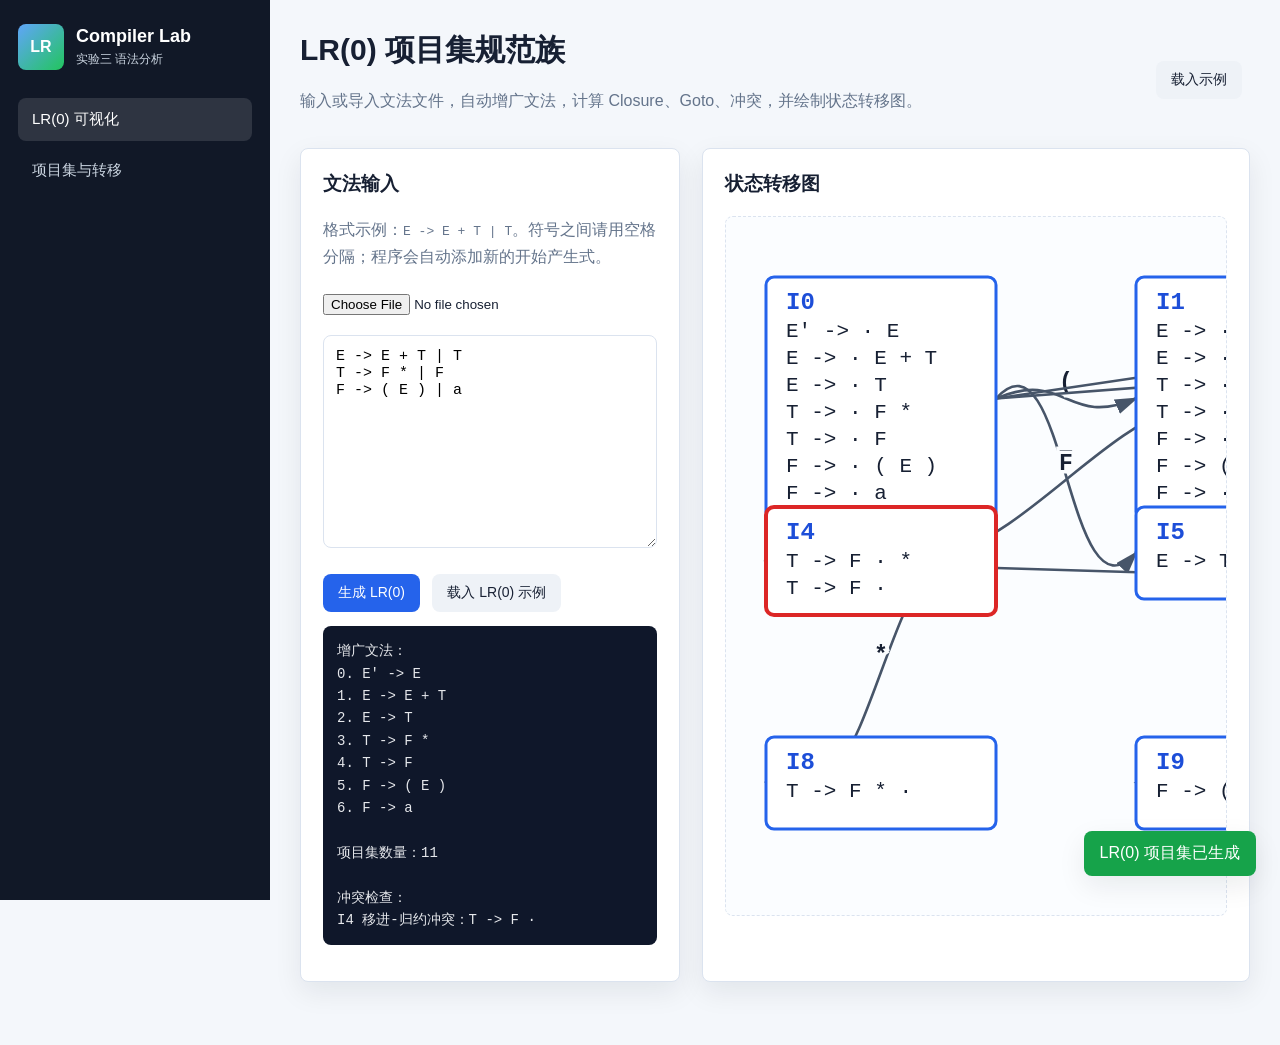
<file: 06-Compiler/03-LR/ComplicationWeb/index.html>
<!DOCTYPE html>
<html lang="zh-CN">
<head>
  <meta charset="UTF-8" />
  <meta name="viewport" content="width=device-width, initial-scale=1.0" />
  <title>实验三 LR(0) 项目集规范族</title>
  <link rel="stylesheet" href="style.css" />
</head>
<body>
  <div class="layout">
    <aside class="sidebar">
      <div class="brand">
        <div class="logo">LR</div>
        <div>
          <h2>Compiler Lab</h2>
          <p>实验三 语法分析</p>
        </div>
      </div>
      <nav>
        <button class="nav-btn active" data-page="lr0">LR(0) 可视化</button>
        <button class="nav-btn" data-page="result">项目集与转移</button>
      </nav>
    </aside>

    <main class="content">
      <section id="lr0" class="page active">
        <div class="title-row">
          <div>
            <h1>LR(0) 项目集规范族</h1>
            <p>输入或导入文法文件，自动增广文法，计算 Closure、Goto、冲突，并绘制状态转移图。</p>
          </div>
          <button class="btn secondary" id="loadSampleBtn">载入示例</button>
        </div>

        <div class="grid two">
          <div class="card">
            <h3>文法输入</h3>
            <p class="tip">格式示例：<code>E -> E + T | T</code>。符号之间请用空格分隔；程序会自动添加新的开始产生式。</p>
            <input type="file" id="grammarFile" accept=".txt,.grammar" />
            <textarea id="grammarInput" rows="11" spellcheck="false"></textarea>
            <div class="btn-row">
              <button class="btn primary" id="buildBtn">生成 LR(0)</button>
              <button class="btn secondary" id="loadOkBtn">载入 LR(0) 示例</button>
            </div>
            <pre id="summaryOutput" class="output"></pre>
          </div>

          <div class="card">
            <h3>状态转移图</h3>
            <div id="graphCanvas"></div>
          </div>
        </div>
      </section>

      <section id="result" class="page">
        <div class="title-row">
          <div>
            <h1>项目集、Closure 与 Goto</h1>
            <p>这里展示完整文本结果，便于复制到实验报告。</p>
          </div>
        </div>
        <div class="grid three">
          <div class="card">
            <h3>项目集规范族</h3>
            <pre id="statesOutput" class="output tall"></pre>
          </div>
          <div class="card">
            <h3>Closure</h3>
            <pre id="closureOutput" class="output tall"></pre>
          </div>
          <div class="card">
            <h3>Goto</h3>
            <pre id="gotoOutput" class="output tall"></pre>
          </div>
        </div>
      </section>
    </main>
  </div>

  <div id="toast" class="toast hidden"></div>
  <script src="app.js"></script>
  <script src="lr0.js"></script>
</body>
</html>
</file>
<file: 06-Compiler/03-LR/ComplicationWeb/style.css>
:root {
  --bg: #f4f7fb;
  --panel: #ffffff;
  --text: #172033;
  --muted: #64748b;
  --primary: #2563eb;
  --primary-dark: #1d4ed8;
  --border: #dbe3ef;
  --sidebar: #111827;
  --success: #16a34a;
  --danger: #dc2626;
  --shadow: 0 10px 28px rgba(15, 23, 42, 0.08);
}

* { box-sizing: border-box; }

body {
  margin: 0;
  font-family: "Microsoft YaHei", "PingFang SC", Arial, sans-serif;
  background: var(--bg);
  color: var(--text);
}

.layout {
  display: flex;
  min-height: 100vh;
}

.sidebar {
  width: 270px;
  padding: 24px 18px;
  background: var(--sidebar);
  color: #fff;
  position: sticky;
  top: 0;
  height: 100vh;
}

.brand {
  display: flex;
  gap: 12px;
  align-items: center;
  margin-bottom: 28px;
}

.logo {
  width: 46px;
  height: 46px;
  border-radius: 8px;
  background: linear-gradient(135deg, #60a5fa, #22c55e);
  display: grid;
  place-items: center;
  font-weight: 800;
}

.brand h2 {
  font-size: 18px;
  margin: 0;
}

.brand p {
  margin: 4px 0 0;
  font-size: 12px;
  color: #cbd5e1;
}

.nav-btn {
  width: 100%;
  display: block;
  border: none;
  padding: 12px 14px;
  margin: 8px 0;
  border-radius: 8px;
  background: transparent;
  color: #cbd5e1;
  text-align: left;
  cursor: pointer;
  font-size: 15px;
}

.nav-btn:hover,
.nav-btn.active {
  background: rgba(255,255,255,0.12);
  color: #fff;
}

.content {
  flex: 1;
  padding: 30px;
  overflow: auto;
}

.page { display: none; }
.page.active { display: block; }

.title-row {
  display: flex;
  align-items: center;
  justify-content: space-between;
  gap: 16px;
  margin-bottom: 18px;
}

.title-row h1 {
  margin: 0;
  font-size: 30px;
}

.title-row p,
.tip {
  color: var(--muted);
  line-height: 1.7;
}

.grid {
  display: grid;
  gap: 22px;
}

.grid.two {
  grid-template-columns: minmax(380px, 0.9fr) minmax(520px, 1.4fr);
}

.grid.three {
  grid-template-columns: repeat(3, minmax(0, 1fr));
}

.card {
  background: var(--panel);
  border: 1px solid var(--border);
  border-radius: 8px;
  box-shadow: var(--shadow);
  padding: 22px;
  margin-bottom: 22px;
}

.card h3 {
  margin-top: 0;
}

.btn-row { margin-top: 12px; }

.btn {
  border: none;
  border-radius: 8px;
  padding: 10px 15px;
  font-size: 14px;
  cursor: pointer;
  margin-right: 8px;
}

.btn.primary {
  background: var(--primary);
  color: #fff;
}

.btn.primary:hover { background: var(--primary-dark); }

.btn.secondary {
  background: #eef2f7;
  color: #172033;
}

textarea,
input[type="text"],
input[type="number"] {
  width: 100%;
  border: 1px solid var(--border);
  border-radius: 8px;
  padding: 12px;
  margin: 10px 0;
  font-family: Consolas, "Microsoft YaHei", monospace;
  font-size: 15px;
  outline: none;
}

input[type="file"] {
  margin: 8px 0 10px;
}

textarea:focus,
input:focus {
  border-color: var(--primary);
  box-shadow: 0 0 0 3px rgba(37, 99, 235, 0.12);
}

.output {
  min-height: 110px;
  background: #0f172a;
  color: #e5e7eb;
  border-radius: 8px;
  padding: 14px;
  overflow: auto;
  white-space: pre-wrap;
  line-height: 1.6;
  font-family: Consolas, "Microsoft YaHei", monospace;
  font-size: 14px;
}

.output.tall {
  min-height: 620px;
  max-height: 72vh;
}

#graphCanvas {
  width: 100%;
  height: 700px;
  border: 1px dashed var(--border);
  border-radius: 8px;
  background: #fbfdff;
  overflow: auto;
}

.lr-graph {
  width: 1500px;
  min-height: 900px;
}

.toast {
  position: fixed;
  right: 24px;
  bottom: 24px;
  background: #111827;
  color: #fff;
  padding: 12px 16px;
  border-radius: 8px;
  box-shadow: var(--shadow);
}

.toast.hidden { display: none; }
.toast.success { background: var(--success); }
.toast.error { background: var(--danger); }

@media (max-width: 1100px) {
  .layout { flex-direction: column; }
  .sidebar { width: 100%; height: auto; position: static; }
  .grid.two,
  .grid.three { grid-template-columns: 1fr; }
  .title-row { flex-direction: column; align-items: flex-start; }
}
</file>
